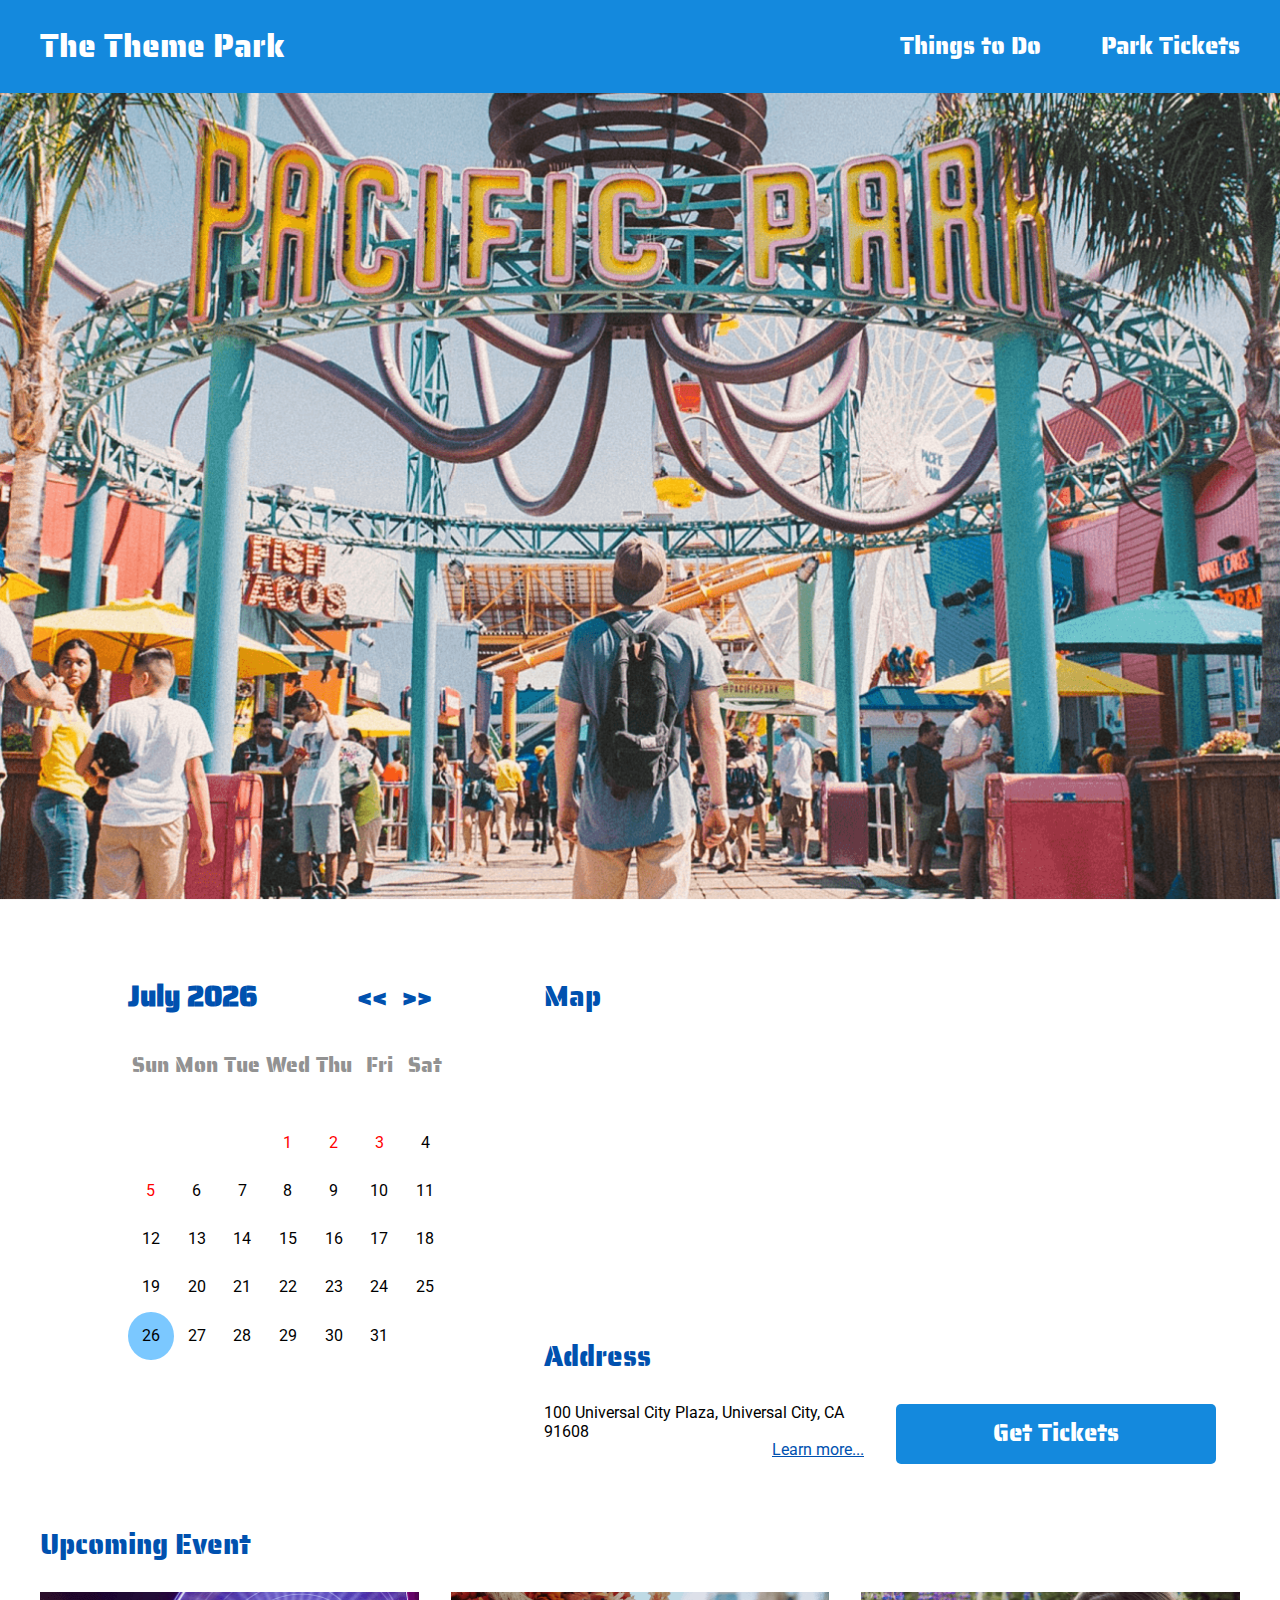
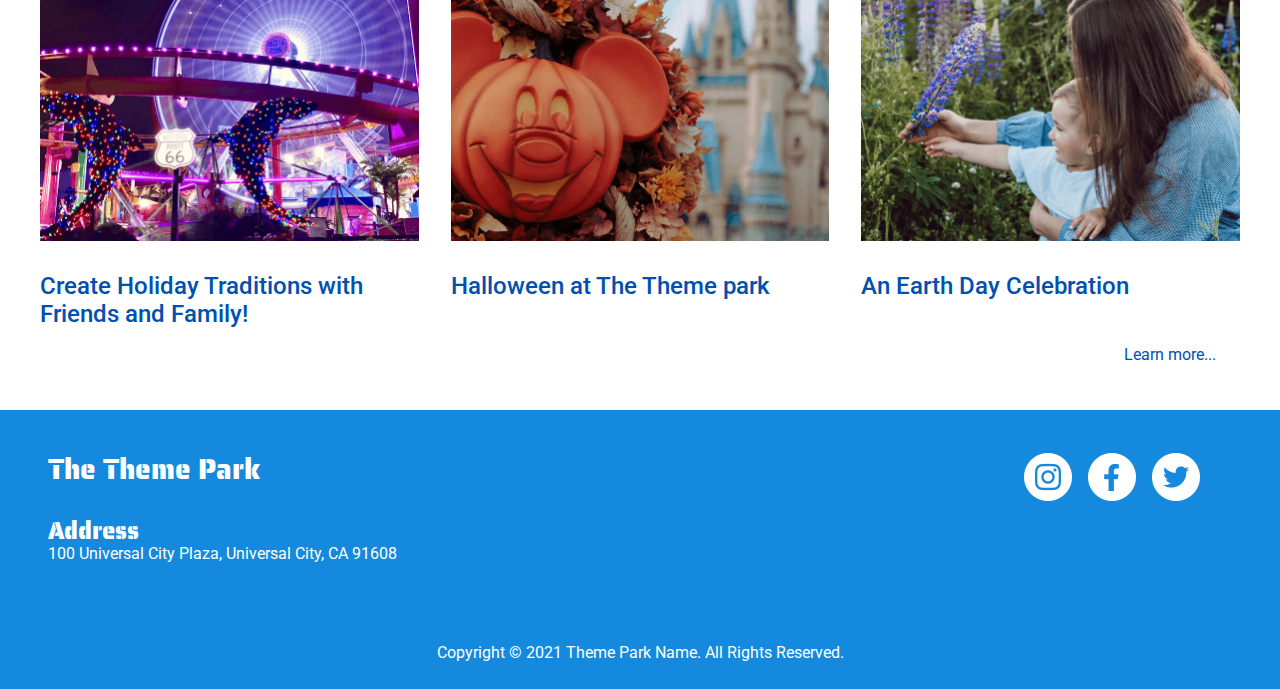
<file: index.html>
<!DOCTYPE html>
<html lang="en">
<head>
    <meta charset="UTF-8">
    <title>The Theme Park</title>
    <link rel="preconnect" href="https://fonts.googleapis.com">
    <link rel="preconnect" href="https://fonts.gstatic.com" crossorigin>
    <link href="https://fonts.googleapis.com/css2?family=Roboto:wght@400;500&family=Saira+Stencil+One&display=swap"
          rel="stylesheet">
    <link rel="stylesheet" href="css/index.css">
    <meta content="width=device-width, initial-scale=1" name="viewport"/>
</head>
<body onload="renderCalendar()">
<!--------------- HEADER --------------->
<header class="header desktop">
    <div class="header__wrapper">
        <h1 class="header__title"><a href="#"> The Theme Park</a></h1>
        <nav>
            <ul class="header__menu_list">
                <li><a href="./things_to_do.html">Things to Do</a></li>
                <li><a href="./park_tickets.html">Park Tickets</a></li>
            </ul>
        </nav>
    </div>
</header>
<!--------------- HEADER MOBILE--------------->
<header class="header mobile">
    <div class="header__wrapper">
        <nav>
            <ul>
                <details>
                    <summary>
                        <img class="header__burger-icon" src="images/burger.svg" alt="menu">
                        <br><br>
                    </summary>
                    <div class="header__spacer">
                        <li><h1 class="header__title"><a href="./index.html"> The Theme Park</a></h1></li>
                        <div class="header__spacer"></div>
                        <li><h1 class="header__title"><a href="./things_to_do.html">Things to Do</a></h1></li>
                        <div class="header__spacer"></div>
                        <li><h1 class="header__title"><a href="./park_tickets.html">Park Tickets</a></h1></li>
                        <div class="header__spacer"></div>
                        <img class="header__social-icons" src="images/socials.svg" alt="social icon">
                    </div>
                </details>
            </ul>
        </nav>
    </div>
</header>

<!--------------- MAIN IMAGE --------------->
<section class="main">
    <picture class="main__picture">
        <source srcset="images/home_main_sp.png" media="(max-width: 500px)"/>
        <img src="./images/home_main.png" alt="main image" class="main__image_pc"/>
    </picture>
</section>
<!------------ CALENDAR AND MAP ------------>
<section class="calendar_map">
    <div class="grid calendar_map__wrapper">
        <div id="calendar"></div>
        <div class="calendar_map__location">
            <h2>Map</h2>
            <div id="map">
                <iframe width="100%" height="280" frameborder="0" scrolling="no" marginheight="0" marginwidth="0"
                        src="https://maps.google.com/maps?width=100%25&amp;height=600&amp;hl=en&amp;q=100%20Universal%20City%20Plaza,%20Universal%20City,%20CA%2091608+(My%20Business%20Name)&amp;t=&amp;z=14&amp;ie=UTF8&amp;iwloc=B&amp;output=embed">
                </iframe>
            </div>
            <h2>Address</h2>
            <div class="company__map_address grid">
                <p>100 Universal City Plaza, Universal City, CA 91608 <br><a href="">Learn more...</a></p>
                <button>Get Tickets</button>
            </div>
        </div>
    </div>
</section>
<!--------------- UPCOMING EVENT --------------->
<section class="upcoming">
    <div class="upcoming_event grid">
        <h2 class="upcoming_event__title">Upcoming Event</h2>
        <article class="upcoming_event__article">
            <div class="article_image"><img src="images/event_1.png"
                                            alt="Create Holiday Traditions with Friends and Family!"/></div>
            <div class="article_text">
                <h3 class="article_title">Create Holiday Traditions with Friends and Family!</h3>
            </div>
        </article>
        <article class="upcoming_event__article">
            <div class="article_image">
                <img src="images/event_2.png" alt="Halloween  at The Theme park"/>
            </div>
            <div class="article_text">
                <h3 class="article_title">Halloween at The Theme park</h3>
            </div>
        </article>
        <article class="upcoming_event__article">
            <div class="article_image">
                <img src="images/event_3.png" alt="An Earth Day Celebration"/>
            </div>
            <div class="article_text">
                <h3 class="article_title">An Earth Day Celebration</h3>
            </div>
        </article>
    </div>
    <div class="upcoming__learn-more"><a href="">Learn more...</a></div>
</section>
<!--------------- FOOTER --------------->
<footer>
    <div class="grid footer__wrapper">
        <div class="footer__left">
            <h1 class="footer__site_name">The Theme Park</h1>
            <h2 class="footer__address">Address</h2>
            <p class="footer__address_text">100 Universal City Plaza, Universal City, CA 91608</p>
        </div>
        <div class="footer__right">
            <div class="footer__social_wrapper grid">
                <a href="https://instagram.com" class="insta_icon"><img src="images/instagram_icon.png"
                                                                        alt="instagram_icon"></a>
                <a href="https://https://www.facebook.com/" class="fb_icon"><img src="images/facebook_icon.png"
                                                                                 alt="facebook_icon"></a>
                <a href="https://twitter.com/" class="twitter_icon"><img src="images/twitter_icon.png"
                                                                         alt="twitter_icon"></a>
            </div>
        </div>
    </div>
    <p>Copyright © 2021 Theme Park Name. All Rights Reserved.</p>
</footer>
<!--scripts-->
<script src="script/calendar.js"></script>

</body>
</html>
</file>
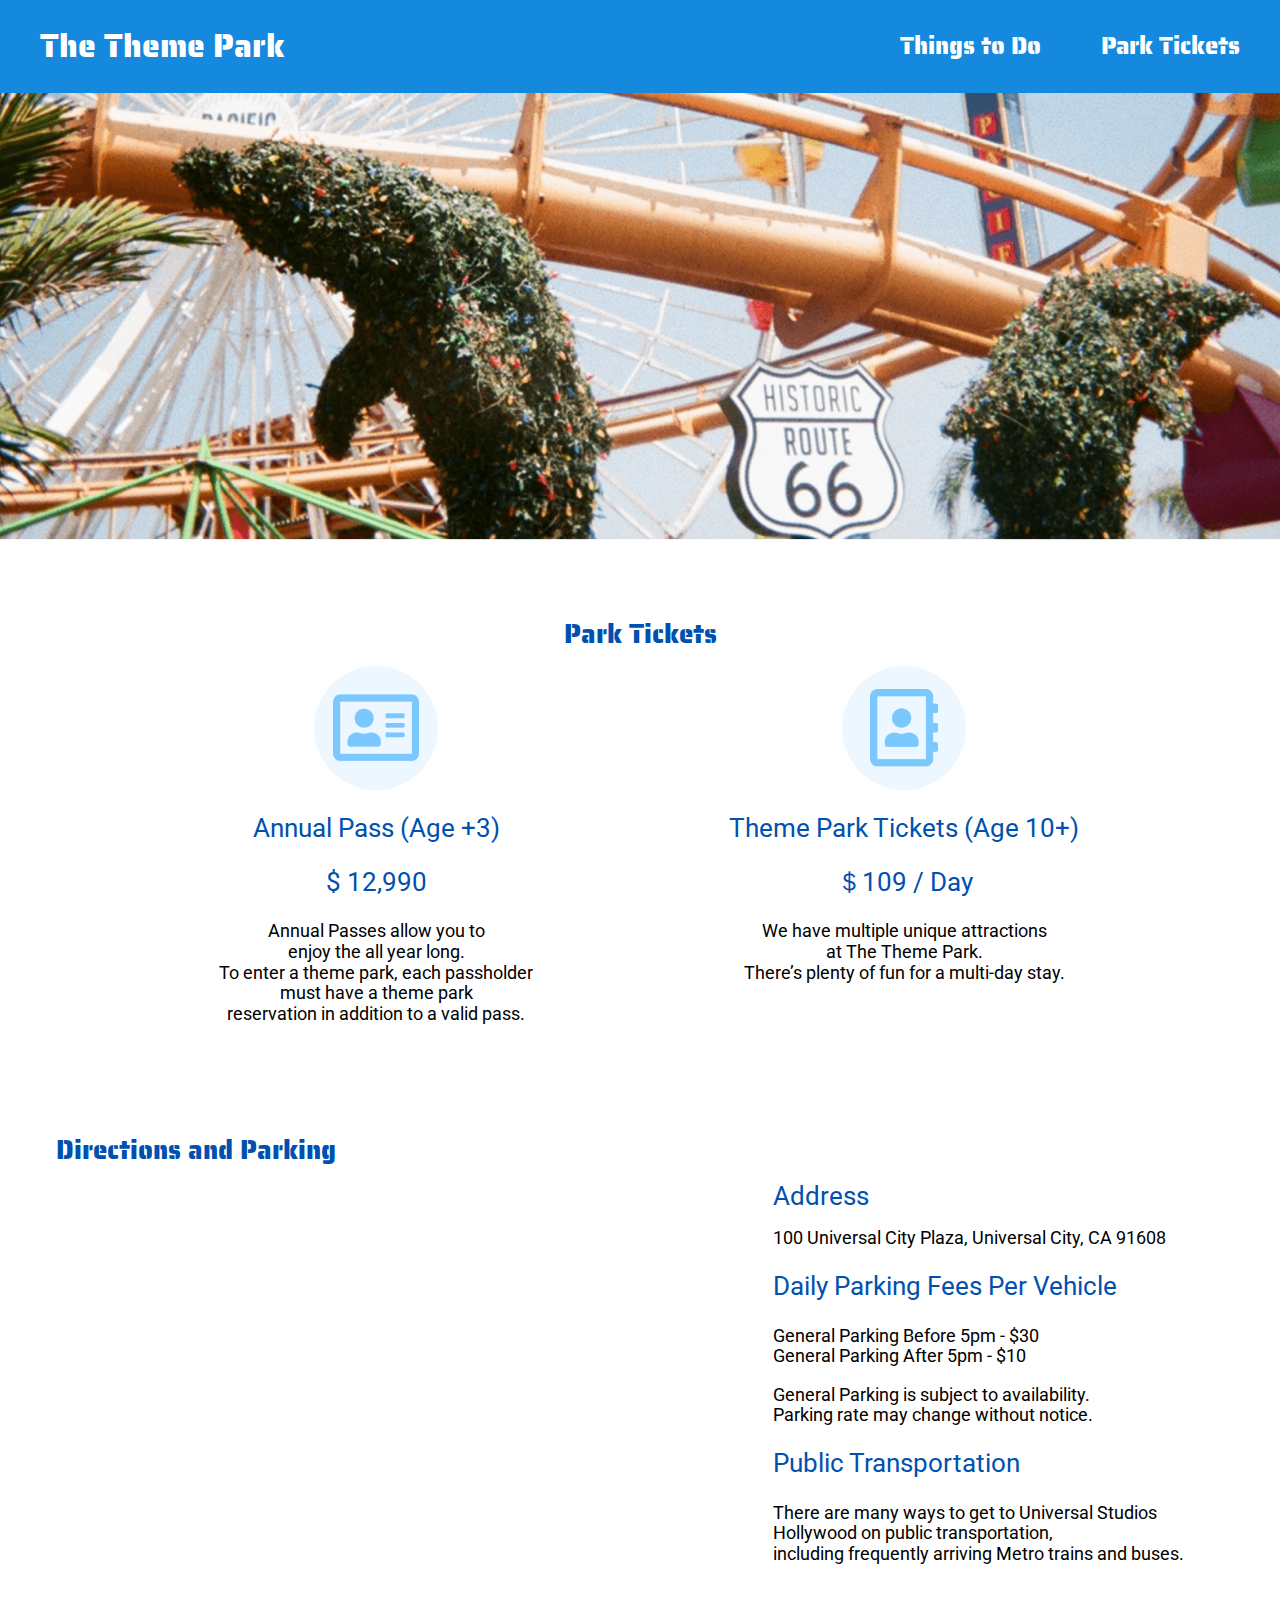
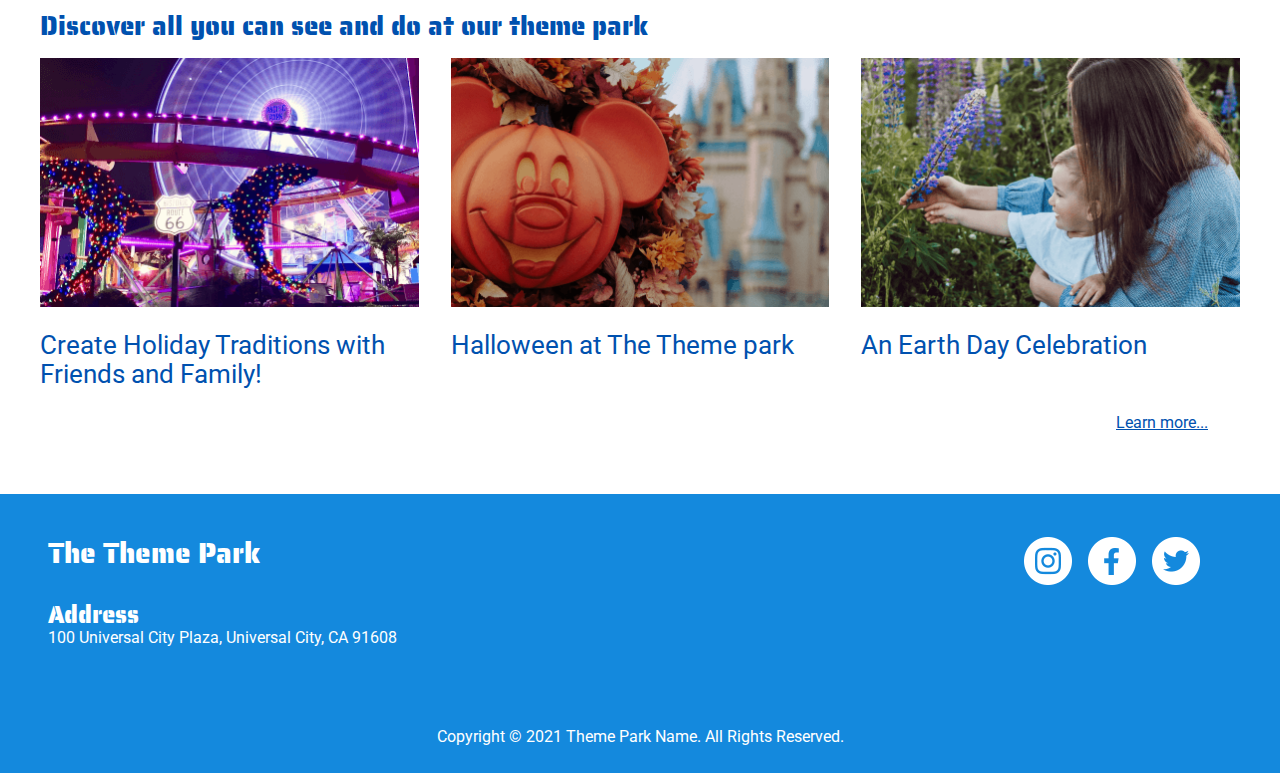
<file: park_tickets.html>
<!DOCTYPE html>
<html lang="en">
<head>
    <meta charset="UTF-8">
    <title>The Theme Park</title>
    <link rel="preconnect" href="https://fonts.googleapis.com">
    <link rel="preconnect" href="https://fonts.gstatic.com" crossorigin>
    <link href="https://fonts.googleapis.com/css2?family=Roboto:wght@400;500&family=Saira+Stencil+One&display=swap"
          rel="stylesheet">
    <link rel="stylesheet" href="css/park_tickets.css">
    <meta content="width=device-width, initial-scale=1" name="viewport" />
</head>
<body onload="renderCalendar()">
<!--------------- HEADER --------------->
<header class="header desktop">
    <div class="header__wrapper">
        <h1 class="header__title"><a href="./index.html"> The Theme Park</a></h1>
        <nav>
            <ul class="header__menu_list">
                <li><a href="./things_to_do.html">Things to Do</a></li>
                <li><a href="#">Park Tickets</a></li>
            </ul>
        </nav>
    </div>
</header>
<!--------------- HEADER MOBILE--------------->
<header class="header mobile">
    <div class="header__wrapper">
        <nav>
            <ul>
                <details>
                    <summary>
                        <img class="header__burger-icon" src="images/burger.svg" alt="menu">
                        <br><br>
                    </summary>
                    <div class="header__spacer">
                        <li><h1 class="header__title"><a href="./index.html"> The Theme Park</a></h1></li>
                        <div class="header__spacer"></div>
                        <li><h1 class="header__title"><a href="./things_to_do.html">Things to Do</a></h1></li>
                        <div class="header__spacer"></div>
                        <li><h1 class="header__title"><a href="./park_tickets.html">Park Tickets</a></h1></li>
                        <div class="header__spacer"></div>
                        <img class="header__social-icons" src="images/socials.svg">
                    </div>
                </details>
            </ul>
        </nav>
    </div>
</header>
<!--------------- MAIN IMAGE --------------->
<section class="main">
    <picture class="main__picture">
        <source srcset="images/park_tickets_main_sp.png" media="(max-width: 500px)"/>
        <img src="./images/park_tickets_main.png" alt="main image" class="main__image_pc"/>
    </picture>
</section>
<!------------ PARK TICKETS ------------>
<section class="tickets">
    <h2 class="tickets__header">Park Tickets</h2>
    <div class="grid tickets__wrapper">
        <div class="tickets__annual">
            <img src="./images/annual_pass.png" alt="">
            <h3>Annual Pass (Age +3)</h3>
            <h3>$ 12,990</h3>
            <p>Annual Passes allow you to <br>enjoy the all year long.</p>
            <p> To enter a theme park, each passholder <br>must have a theme park <br>reservation in addition to a valid
                pass.</p>
        </div>
        <div class="tickets__single">
            <img src="./images/theme_park_tickets.png" alt="">
            <h3>Theme Park Tickets (Age 10+)</h3>
            <h3>＄109 / Day</h3>
            <p>We have multiple unique attractions <br>at The Theme Park.</p>
            <p> There’s plenty of fun for a multi-day stay.</p>
        </div>
    </div>
</section>


<!------------ DIRECTIONS AND PARKING ------------>
<section class="directions">
    <h2 class="directions__header">Directions and Parking</h2>
    <div class="directions__wrapper grid">
        <div class="map">
            <div id="map">
                <iframe width="100%" height="380" frameborder="0" scrolling="no" marginheight="0" marginwidth="0"
                        src="https://maps.google.com/maps?width=100%25&amp;height=600&amp;hl=en&amp;q=100%20Universal%20City%20Plaza,%20Universal%20City,%20CA%2091608+(My%20Business%20Name)&amp;t=&amp;z=14&amp;ie=UTF8&amp;iwloc=B&amp;output=embed">
                </iframe>
            </div>
        </div>
        <div class="directions__details">
            <h3 class="directions__address-header">Address</h3>
            <p>100 Universal City Plaza, Universal City, CA 91608</p>

            <h3>Daily Parking Fees Per Vehicle</h3>
            <p>General Parking Before 5pm - $30</p>
            <p>General Parking After 5pm - $10</p>
            <br>
            <p>General Parking is subject to availability.</p>
            <p>Parking rate may change without notice.</p>
            <h3>Public Transportation</h3>
            <p>There are many ways to get to Universal Studios <br>Hollywood on public transportation, <br>including frequently
                arriving Metro trains and buses. </p>
        </div>
    </div>
</section>
<!--------------- DISCOVER --------------->
<section class="discover">
    <h2 class="discover__title">Discover all you can see and do at our theme park</h2>
    <div class="discover__wrapper grid">
        <article class="discover__article">
            <img src="images/event_1.png" alt="Create Holiday Traditions with Friends and Family!"/>
            <h3>Create Holiday Traditions with Friends and Family!</h3>
        </article>
        <article class="discover__article">
            <img src="images/event_2.png" alt="Halloween  at The Theme park"/>
            <h3>Halloween at The Theme park</h3>
        </article>
        <article class="discover__article">
            <img src="images/event_3.png" alt="An Earth Day Celebration"/>
            <h3>An Earth Day Celebration</h3>
        </article>
    </div>
    <div class="discover__learn-more"><a href="">Learn more...</a></div>
</section>
<!--------------- FOOTER --------------->
<footer>
    <div class="grid footer__wrapper">
        <div class="footer__left">
            <h1 class="footer__site_name">The Theme Park</h1>
            <h2 class="footer__address">Address</h2>
            <p class="footer__address_text">100 Universal City Plaza, Universal City, CA 91608</p>
        </div>
        <div class="footer__right">
            <div class="footer__social_wrapper grid">
                <a href="https://instagram.com" class="insta_icon"><img src="images/instagram_icon.png" alt="instagram_icon"></a>
                <a href="https://https://www.facebook.com/" class="fb_icon"><img src="images/facebook_icon.png" alt="facebook_icon"></a>
                <a href="https://twitter.com/" class="twitter_icon"><img src="images/twitter_icon.png" alt="twitter_icon"></a>
            </div>
        </div>
    </div>
    <p>Copyright © 2021 Theme Park Name. All Rights Reserved.</p>
</footer>
</body>
</html>
</file>
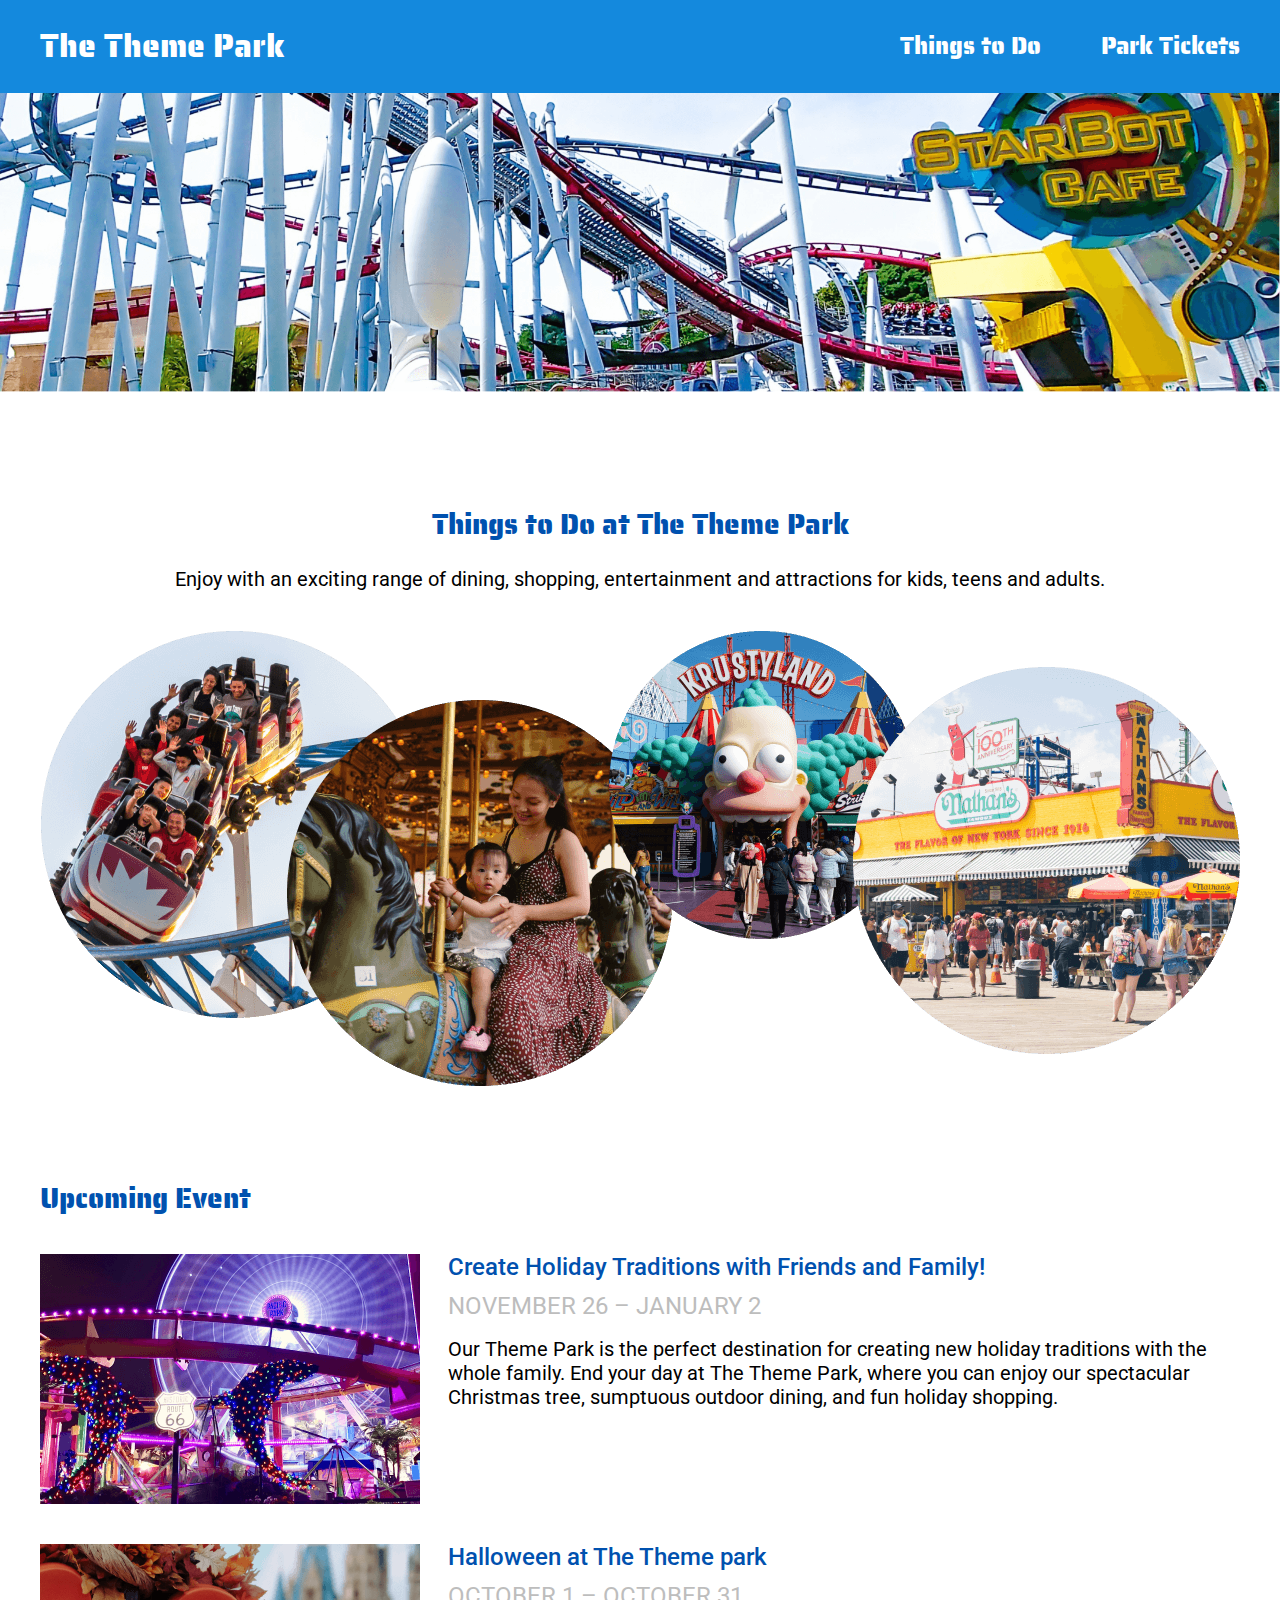
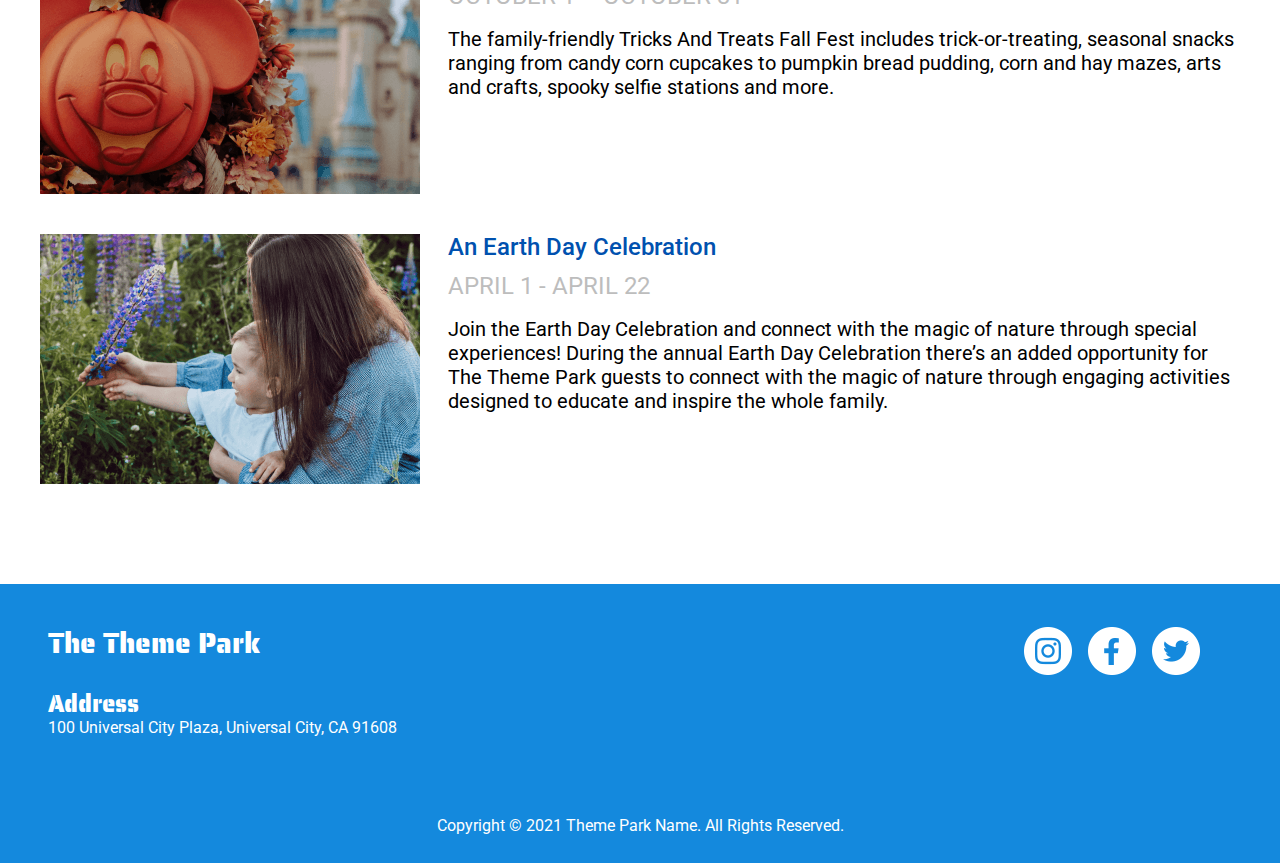
<file: things_to_do.html>
<!DOCTYPE html>
<html lang="en">
<head>
    <meta charset="UTF-8">
    <title>The Theme Park</title>
    <link rel="preconnect" href="https://fonts.googleapis.com">
    <link rel="preconnect" href="https://fonts.gstatic.com" crossorigin>
    <link href="https://fonts.googleapis.com/css2?family=Roboto:wght@400;500&family=Saira+Stencil+One&display=swap"
          rel="stylesheet">
    <link rel="stylesheet" href="css/things_to_do.css" media="screen">
    <meta content="width=device-width, initial-scale=1" name="viewport"/>
</head>
<body>
<!--------------- HEADER --------------->
<header class="header desktop">
    <div class="header__wrapper">
        <h1 class="header__title"><a href="./index.html"> The Theme Park</a></h1>
        <nav>
            <ul class="header__menu_list">
                <li><a href="./things_to_do.html">Things to Do</a></li>
                <li><a href="./park_tickets.html">Park Tickets</a></li>
            </ul>
        </nav>
    </div>
</header>
<!--------------- HEADER MOBILE--------------->
<header class="header mobile">
    <div class="header__wrapper">
        <nav>
            <ul>
                <details>
                    <summary>
                        <img class="header__burger-icon" src="images/burger.svg" alt="menu">
                        <br><br>
                    </summary>
                    <div class="header__spacer">
                        <li><h1 class="header__title"><a href="./index.html"> The Theme Park</a></h1></li>
                        <div class="header__spacer"></div>
                        <li><h1 class="header__title"><a href="./things_to_do.html">Things to Do</a></h1></li>
                        <div class="header__spacer"></div>
                        <li><h1 class="header__title"><a href="./park_tickets.html">Park Tickets</a></h1></li>
                        <div class="header__spacer"></div>
                        <img class="header__social-icons" src="images/socials.svg">
                    </div>
                </details>
            </ul>
        </nav>
    </div>
</header>

<!--------------- MAIN IMAGE --------------->
<section class="main">
    <picture class="main__image">
        <source srcset="images/things_to_do_main_sp.png" media="(max-width: 768px)"/>
        <img src="images/things_to_do_main.png" alt="Things To Do" class="main__image_pc"/>
    </picture>
</section>
<!--------------- THINGS TO DO --------------->
<section class="things_to_do">
    <h2 class="things_to_do__title">Things to Do at The Theme Park</h2>
    <p class="things_to_do__description">Enjoy with an exciting range of dining, shopping, entertainment and attractions
        for kids, teens and adults.</p>
    <picture class="things_to_do__image">
        <source srcset="images/things_to_do_img_sp.png" media="(max-width: 500px)"/>
        <img src="images/things_to_do_img.png" alt="Things to Do at The Theme Park"/>
    </picture>
</section>
<!--------------- UPCOMING EVENT --------------->
<section class="upcoming_event">
    <h2 class="upcoming_event__title">Upcoming Event</h2>
    <article class="upcoming_event__article">
        <div class="article_image"><img src="images/event_1.png"
                                        alt="Create Holiday Traditions with Friends and Family!"/></div>
        <div class="article_text">
            <h3 class="article_title">Create Holiday Traditions with Friends and Family!</h3>
            <h4 class="article_date">NOVEMBER 26 – JANUARY 2</h4>
            <p class="article_description">Our Theme Park is the perfect destination for creating new holiday traditions
                with the whole family. End your day at The Theme Park, where you can enjoy our spectacular Christmas
                tree, sumptuous outdoor dining, and fun holiday shopping.</p>
        </div>
    </article>
    <article class="upcoming_event__article">
        <div class="article_image">
            <img src="images/event_2.png" alt="Halloween  at The Theme park"/>
        </div>
        <div class="article_text">
            <h3 class="article_title">Halloween at The Theme park</h3>
            <h4 class="article_date">OCTOBER 1 – OCTOBER 31</h4>
            <p class="article_description">The family-friendly Tricks And Treats Fall Fest includes trick-or-treating,
                seasonal snacks ranging from candy corn cupcakes to pumpkin bread pudding, corn and hay mazes, arts and
                crafts, spooky selfie stations and more.</p>
        </div>
    </article>
    <article class="upcoming_event__article">
        <div class="article_image">
            <img src="images/event_3.png" alt="An Earth Day Celebration"/>
        </div>
        <div class="article_text">
            <h3 class="article_title">An Earth Day Celebration</h3>
            <h4 class="article_date">APRIL 1 - APRIL 22</h4>
            <p class="article_description">Join the Earth Day Celebration and connect with the magic of nature through
                special experiences! During the annual Earth Day Celebration there’s an added opportunity for The Theme
                Park guests to connect with the magic of nature through engaging activities designed to educate and
                inspire the whole family.</p>
        </div>
    </article>
</section>
<!--------------- FOOTER --------------->
<footer class="footer">
    <div class="grid footer__wrapper">
        <div class="footer__left">
            <h1 class="footer__site_name">The Theme Park</h1>
            <h2 class="footer__address">Address</h2>
            <p class="footer__address_text">100 Universal City Plaza, Universal City, CA 91608</p>
        </div>
        <div class="footer__right">
            <div class="footer__social_wrapper grid">
                <a href="https://instagram.com" class="insta_icon"><img src="images/instagram_icon.png"
                                                                        alt="instagram_icon"></a>
                <a href="https://https://www.facebook.com/" class="fb_icon"><img src="images/facebook_icon.png"
                                                                                 alt="facebook_icon"></a>
                <a href="https://twitter.com/" class="twitter_icon"><img src="images/twitter_icon.png"
                                                                         alt="twitter_icon"></a>
            </div>
        </div>
    </div>
    <p>Copyright © 2021 Theme Park Name. All Rights Reserved.</p>
</footer>
</body>
</html>
</file>
<file: css/index.css>
@import "css_for_all_pages/reset.css";
@import "css_for_all_pages/header_footer.css";
@import "css_for_all_pages/calendar.css";

/*-----------------------------
   MAIN IMAGE
-----------------------------*/

.main__image_pc {
    width: 100%;
    height: 100vh;
    object-fit: cover;
}

/*-----------------------------
   CALENDAR AND MAP
-----------------------------*/
.calendar_map {
    padding: 4rem;
    font-family: 'Saira Stencil One', cursive;
}

.calendar_map h2 {
    font-size: 1.75rem;
    color: #0051AF;
    margin: 1rem 0 2rem 0;
}

.calendar_map__wrapper {
    grid-template-columns: 2fr 3fr;
}

.company__map_address {
    font-family: Roboto, sans-serif;
    grid-template-columns: 1fr 1fr;
}

.company__map_address a {
    text-decoration: underline;
    color: #0051AF;
    float: right;
}

.calendar_map__location button {
    background-color: #1489DD;
    padding: 1rem 1rem;
    border-radius: 5px;
    color: white;
    font-size: 24px;
    font-family: 'Saira Stencil One', cursive;
    text-align: center;
}

/*-----------------------------
   UPCOMING EVENT
-----------------------------*/

.upcoming {
    margin: 0 0 4rem;
    padding: 0 2rem;
}

.upcoming_event {
    max-width: 1200px;
    margin: 0 auto;
    grid-template-columns: repeat(3, 1fr);
    grid-template-rows: 1fr 11fr;
}

.upcoming_event__title {
    font-family: 'Saira Stencil One', cursive;
    font-size: 28px;
    color: #0051AF;
    grid-column: 1/4;
}

.upcoming_event__article {
    width: 100%;
}

.article_image img {
    width: 100%;
}

.article_text {
    margin: 2rem 0 0 0;
    text-align: left;
}

.article_title {
    color: #0051AF;
    font-size: 24px;
    font-weight: 500;
}

.upcoming__learn-more a {
    text-decoration: none;
    color: #0051AF;
    float: right;
    padding: 0 2rem 1rem;
}

.upcoming__learn-more a:hover {
    text-decoration: underline;
}

@media screen and (max-width: 768px) {
    .calendar_map__wrapper, .upcoming_event, .grid {
        grid-template-columns: 1fr;
        grid-template-rows: none;
        max-width: 500px;
        margin: 1rem auto;
    }

    .calendar_map__location {
        padding: 0 10px;
    }

    .calendar_map__location button {
        padding: 1rem 4rem;
        width: 280px;
        margin: 0 auto;
    }

    .calendar_map {
        padding: 0;
    }

    .upcoming_event__title {
        grid-column: unset;
    }
}
</file>
<file: css/park_tickets.css>
@import "css_for_all_pages/reset.css";
@import "css_for_all_pages/header_footer.css";
@import "css_for_all_pages/calendar.css";

/*-----------------------------
   BASE SETTINGS
-----------------------------*/

h2 {
    font-family: Saira Stencil One, cursive;
    font-size: 1.62rem;
    color: #0051AF;
    text-align: center;
    margin: 1rem;
}

h3 {
    font-size: 1.62rem;
    color: #0051AF;
    margin: 1.5rem 0;
}

/*-----------------------------
   MAIN IMAGE
-----------------------------*/

.main__image_pc {
    width: 100%;
    height: 60vh;
    object-fit: cover;
}

/*-----------------------------
   PARK TICKETS
-----------------------------*/

.tickets {
    padding: 4rem 2rem;
}

.tickets__wrapper {
    grid-template-columns: repeat(2, 1fr);
}

.tickets__annual {
    text-align: center;
    padding: 0 0 0 6rem;
}

.tickets__annual img, .tickets__single img {
    margin: 0 auto;
    display: block;
    width: 25%;
}

.tickets__annual p, .tickets__single p {
    width: 350px;
    text-align: center;
    margin: auto;
    font-size: 1.12rem;
}

.tickets__single {
    text-align: center;
    padding: 0 6rem 0 0;
}

/*-----------------------------
   DIRECTIONS AND PARKING
-----------------------------*/
.directions {
    padding: 2rem 0;
    max-width: 1200px;
    margin: 0 auto;
}

.directions__header {
    text-align: left;
}

.directions__wrapper {
    grid-template-columns: 3fr 2fr;
}

.directions__details p {
    font-size: 1.1rem;
}

.directions__address-header {
    margin: 0 0 1rem 0;
}


/*-----------------------------
   DISCOVER
-----------------------------*/

.discover {
    margin: 0 auto 2rem;
    max-width: 1200px;
    padding: 0 0 3rem 0;
}

.discover img {
    width: 100%;
}

.discover__title {
    text-align: left;
    margin-left: 0;
}

.discover__wrapper {
    grid-template-columns: repeat(3, 1fr);
}

.discover__learn-more a {
    text-decoration: underline;
    color: #0051AF;
    float: right;
    padding: 0 2rem 1rem;
}

.discover__learn-more a:hover {
    text-decoration: none;
}

/*-----------------------------
   Responsive design
-----------------------------*/
@media screen and (max-width: 1200px) {
    .tickets__single, .tickets__annual {
        padding: 0;
    }
}

@media screen and (max-width: 768px) {
    .grid {
        grid-template-columns: none;
    }

    h3 {
        font-size: 1.3rem;
    }

    .main {
        padding: 0;
    }

    .tickets {
        padding: 0 10px;
    }

    .tickets__annual, .tickets__single, .discover__wrapper {
        padding: 0;
        width: 300px;
        margin: 0 auto;
    }

    .tickets__annual p, .tickets__single p {
        width: 300px;
    }

    section, .directions, .discover {
        padding: 10px;
    }

    .discover img {
        width: 300px;
    }
}
</file>
<file: css/things_to_do.css>
@import "css_for_all_pages/reset.css";
@import "css_for_all_pages/header_footer.css";

/*-----------------------------
   MAIN IMAGE
-----------------------------*/

.main__image_pc{
    width: 100%;
}


/*-----------------------------
   THINGS TO DO
-----------------------------*/

.things_to_do{
    text-align: center;
    padding: 1rem;
}

.things_to_do__title{
    padding: 100px 0 0;
    font-family: 'Saira Stencil One', cursive;
    font-size: 28px;
    color: #0051AF;
}

.things_to_do__description{
    padding: 28px 0 0;
    font-size: 20px;
}

.things_to_do__image{
    display: block;
    padding: 40px 0 0;
}

@media screen and (max-width: 1200px) {
    .things_to_do__title{
        padding: 40px 0 0;
        font-size: 24px;
    }

    .things_to_do__description{
        padding: 20px 0 0;
        font-size: 16px;
    }

    .things_to_do__image img{
        width: 85%;
    }
}

@media screen and (max-width: 768px) {
    .things_to_do__title{
        font-size: 20px;
    }

    .things_to_do__description{
        padding: 12px 20px 0;
        font-size: 16px;
    }

    .things_to_do__image{
        display: block;
        padding: 20px 0 0;
    }

    .things_to_do__image img{
        min-width: 300px;
    }
}


/*-----------------------------
   UPCOMING EVENT
-----------------------------*/

.upcoming_event{
    max-width: 1200px;
    margin: 0 auto;
}

.upcoming_event__title{
    padding: 80px 0 40px;
    font-family: 'Saira Stencil One', cursive;
    font-size: 28px;
    color: #0051AF;
}

.upcoming_event__article{
    padding: 0 0 40px;
    display: flex;
}

.upcoming_event__article:last-child{
    padding: 0 0 100px;
}

.article_text{
    padding: 0 0 0 28px;
}

.article_title{
    color: #0051AF;
    font-size: 24px;
    font-weight: 500;
}

.article_date{
    padding: 12px 0 0;
    color: #BDBDBD;
    font-size: 24px;
}

.article_description{
    padding: 16px 0 0;
    font-size: 20px;
    line-height: 24px;
}

@media screen and (max-width: 1200px) {
    .upcoming_event{
        margin: 0 40px;
    }

    .article_image img{
        width: 280px;
    }

    .upcoming_event__title{
        padding: 40px 0 20px;
        font-size: 24px;
    }

    .article_title{
        font-size: 20px;
    }

    .article_date{
        font-size: 20px;
    }

    .article_description{
        padding: 16px 0 0;
        font-size: 16px;
        line-height: 24px;
    }
}

@media screen and (max-width: 768px) {
    .upcoming_event{
        margin: 0 20px;
    }

    .article_image img{
        width: 300px;
    }

    .upcoming_event__article{
        flex-flow: column;
        align-items: center;
    }

    .upcoming_event__title{
        font-size: 20px;
        text-align: center;
    }

    .article_text{
        width: 300px;
        padding: 0;
    }

    .article_title{
        padding: 12px 0 0;
        line-height: 24px;
    }

    .article_date{
        font-size: 16px;
    }

}
</file>
